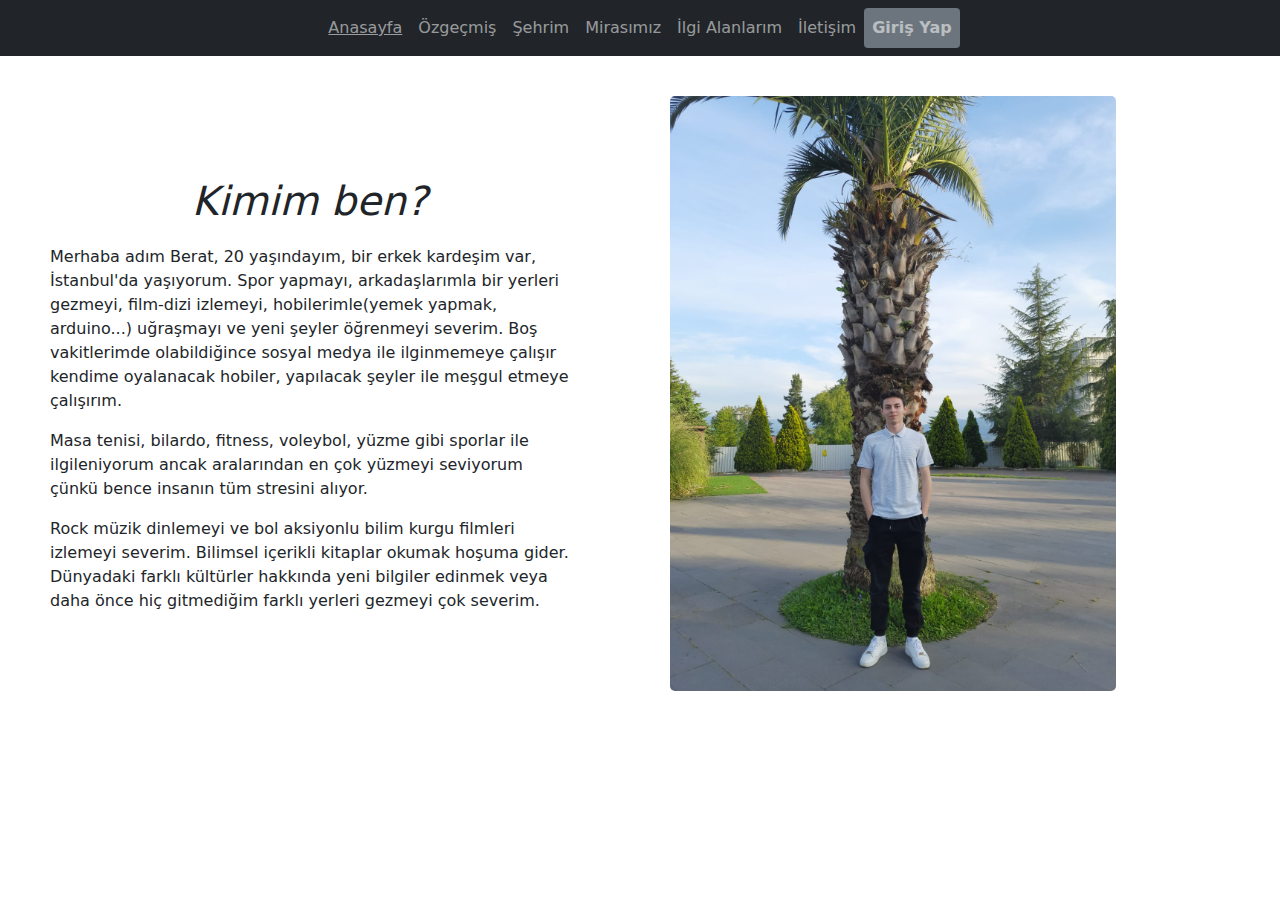
<file: index.html>
<!DOCTYPE html>
<html lang="tr">

<head> 
    <meta charset="UTF-8">
    <meta name="viewport" content="width=device-width, initial-scale=1.0">
    <title>Anasayfa</title>
    
    <link href="https://cdn.jsdelivr.net/npm/bootstrap@5.3.3/dist/css/bootstrap.min.css" rel="stylesheet"
        integrity="sha384-QWTKZyjpPEjISv5WaRU9OFeRpok6YctnYmDr5pNlyT2bRjXh0JMhjY6hW+ALEwIH" crossorigin="anonymous">
    <script src="https://cdn.jsdelivr.net/npm/bootstrap@5.3.3/dist/js/bootstrap.bundle.min.js"
        integrity="sha384-YvpcrYf0tY3lHB60NNkmXc5s9fDVZLESaAA55NDzOxhy9GkcIdslK1eN7N6jIeHz"
        crossorigin="anonymous"></script>
    <link rel="stylesheet" href="resources/css/index.css"> 
</head>

<body>
    <nav class="navbar navbar-expand-sm sticky-top bg-dark navbar-dark">
        <div class="container-fluid">
            <button class="navbar-toggler" type="button" data-bs-toggle="collapse" data-bs-target="#collapsibleNavbar">
                <span class="navbar-toggler-icon"></span>
            </button>

            <div class="collapse navbar-collapse justify-content-center" id="collapsibleNavbar">
                <ul class="navbar-nav">
                    <li class="nav-item">
                        <a class="nav-link" href="index.html" style="text-decoration: underline;">Anasayfa</a>
                    </li>
                    <li class="nav-item">
                        <a class="nav-link" href="ozgecmis.html">Özgeçmiş</a>
                    </li>
                    <li class="nav-item">
                        <a class="nav-link" href="sehrim.html">Şehrim</a>
                    </li>
                    <li class="nav-item">
                        <a class="nav-link" href="mirasimiz.html">Mirasımız</a>
                    </li>
                    <li class="nav-item">
                        <a class="nav-link" href="ilgi_alanlarim.html">İlgi Alanlarım</a>
                    </li>
                    <li class="nav-item">
                        <a class="nav-link" href="iletisim.html">İletişim</a>
                    </li>
                    <!-- !!!!! -->
                    <li class="nav-item bg-secondary" id="login" style="font-weight: bolder; border-radius: 4px;">
                        <a class="nav-link" href="login.html">Giriş Yap</a>
                    </li>
                    <!-- !!!!! -->
                </ul>
            </div>
        </div>
    </nav>

    <div id="content">
        <main>
            <h1>Kimim ben?</h1>
            <p>Merhaba adım Berat, 20 yaşındayım, bir erkek kardeşim var, İstanbul'da yaşıyorum. Spor yapmayı, arkadaşlarımla bir yerleri gezmeyi, film-dizi izlemeyi, hobilerimle(yemek yapmak, arduino...) uğraşmayı ve yeni şeyler öğrenmeyi severim. Boş vakitlerimde olabildiğince sosyal medya ile ilginmemeye çalışır kendime oyalanacak hobiler, yapılacak şeyler ile meşgul etmeye çalışırım.</p>
            <p>Masa tenisi, bilardo, fitness, voleybol, yüzme gibi sporlar ile ilgileniyorum ancak aralarından en çok yüzmeyi seviyorum çünkü bence insanın tüm stresini alıyor.</p>
            <p>Rock müzik dinlemeyi ve bol aksiyonlu bilim kurgu filmleri izlemeyi severim. Bilimsel içerikli kitaplar okumak hoşuma gider. Dünyadaki farklı kültürler hakkında yeni bilgiler edinmek veya daha önce hiç gitmediğim farklı yerleri gezmeyi çok severim.</p>
        </main>

        <aside>
            <img src="resources/images/Ben.jpeg" id="image" alt="Kendi resmim" style="border-radius: 5px;">
        </aside>
    </div>
</body>

</html>
</file>
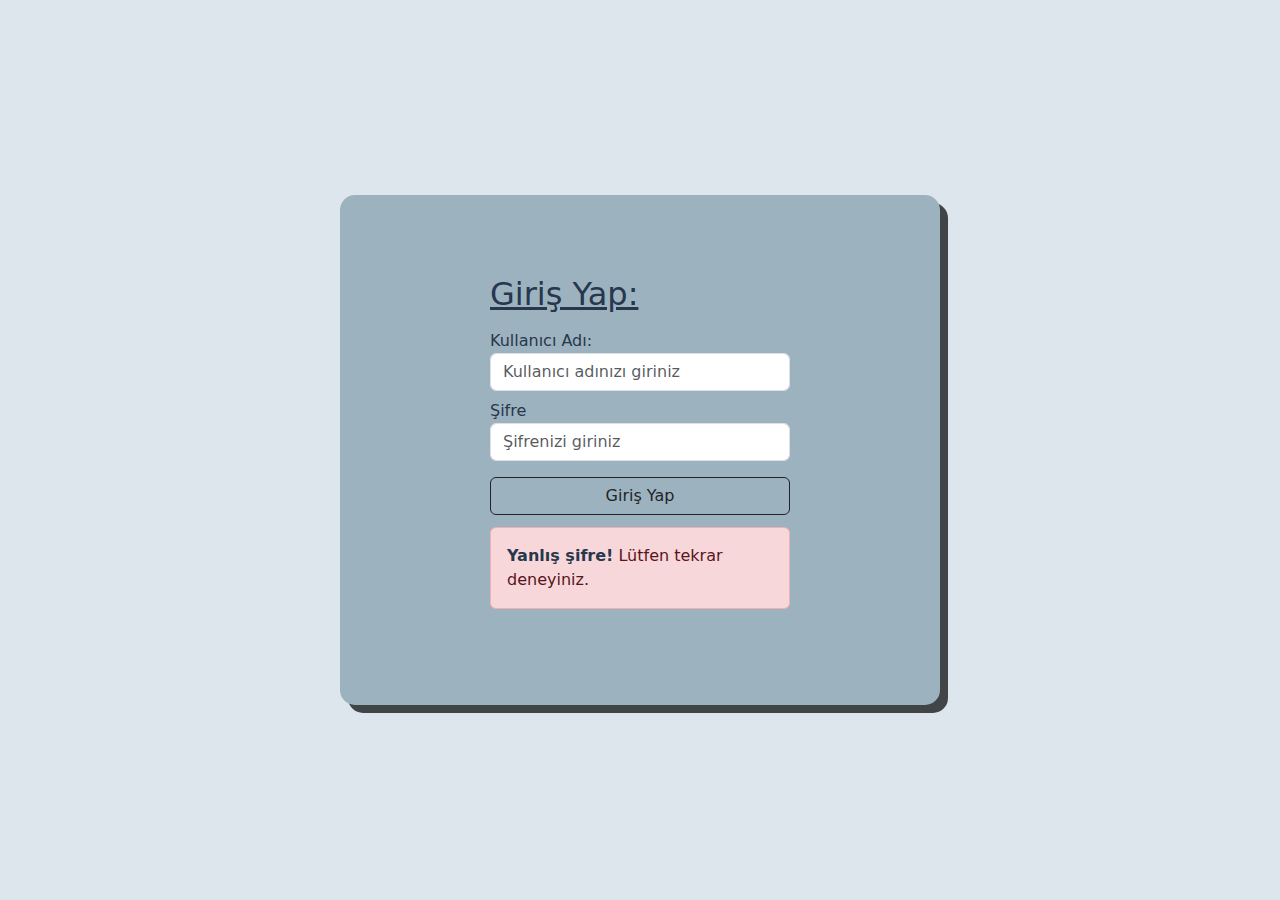
<file: fail-login.html>
<!DOCTYPE html>
<html lang="en">

<head> 
    <meta charset="UTF-8">
    <meta name="viewport" content="width=device-width, initial-scale=1.0">
    <title>Giriş Yap</title>

    <link href="https://cdn.jsdelivr.net/npm/bootstrap@5.3.3/dist/css/bootstrap.min.css" rel="stylesheet"
        integrity="sha384-QWTKZyjpPEjISv5WaRU9OFeRpok6YctnYmDr5pNlyT2bRjXh0JMhjY6hW+ALEwIH" crossorigin="anonymous">
    <script src="https://cdn.jsdelivr.net/npm/bootstrap@5.3.3/dist/js/bootstrap.bundle.min.js"
        integrity="sha384-YvpcrYf0tY3lHB60NNkmXc5s9fDVZLESaAA55NDzOxhy9GkcIdslK1eN7N6jIeHz"
        crossorigin="anonymous"></script>
    <link rel="stylesheet" href="resources/css/login.css"> 
    <!-- En otorite sahibi olmasını istediğin stylesheet'i en sona yaz !!!!! Şu an CSS'in sözü geçecek -->
</head>

<body>
    <div class="container" id="login">
        <h2 style="text-decoration: underline;">Giriş Yap:</h2>
        <form action="form-control.php" method="post">
            <div class="mb-2 mt-3">
                <label for="name">Kullanıcı Adı:</label>
                <input type="text" class="form-control" id="name" name="name" placeholder="Kullanıcı adınızı giriniz" required>
            </div>
            <div class="mb-2">
                <label for="pswd">Şifre</label>
                <input type="password" class="form-control" id="pswd" name="pswd" placeholder="Şifrenizi giriniz" required>
            </div>
            <div class="d-grid">
                <button type="submit" class="btn btn-outline-dark mt-2   btn-block">Giriş Yap</button>
            </div>
            <div class="alert alert-danger" style="margin-top: 12px;">
                <strong>Yanlış şifre!</strong> Lütfen tekrar deneyiniz.
            </div>
        </form>
    </div>
    
</body>
</html>
</file>
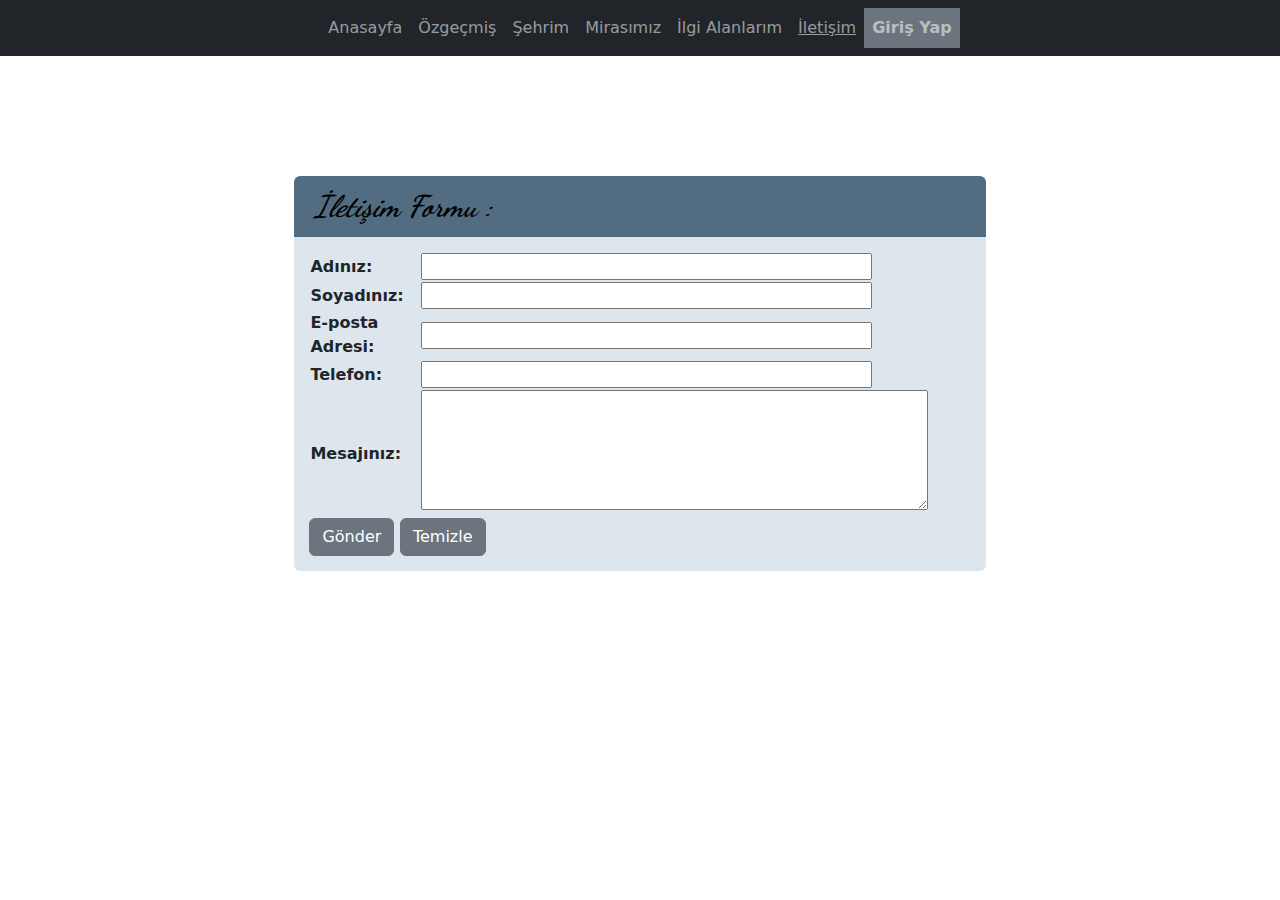
<file: iletisim.html>
<!DOCTYPE html>
<html lang="en">
<head>
    <meta charset="UTF-8">
    <meta name="viewport" content="width=device-width, initial-scale=1.0">
    <title>İletişim</title>

    <link href="https://cdn.jsdelivr.net/npm/bootstrap@5.3.3/dist/css/bootstrap.min.css" rel="stylesheet"
        integrity="sha384-QWTKZyjpPEjISv5WaRU9OFeRpok6YctnYmDr5pNlyT2bRjXh0JMhjY6hW+ALEwIH" crossorigin="anonymous">
    <script src="https://cdn.jsdelivr.net/npm/bootstrap@5.3.3/dist/js/bootstrap.bundle.min.js"
        integrity="sha384-YvpcrYf0tY3lHB60NNkmXc5s9fDVZLESaAA55NDzOxhy9GkcIdslK1eN7N6jIeHz"
        crossorigin="anonymous"></script>
    <link rel="stylesheet" href="resources/css/iletisim.css"> 

    <link rel="preconnect" href="https://fonts.googleapis.com">
    <link rel="preconnect" href="https://fonts.gstatic.com" crossorigin>
    <link href="https://fonts.googleapis.com/css2?family=Dancing+Script:wght@400..700&display=swap" rel="stylesheet">
</head>
<body>
    <nav class="navbar navbar-expand-sm sticky-top bg-dark navbar-dark">
        <div class="container-fluid">
            <button class="navbar-toggler" type="button" data-bs-toggle="collapse" data-bs-target="#collapsibleNavbar">
                <span class="navbar-toggler-icon"></span>
            </button>

            <div class="collapse navbar-collapse justify-content-center" id="collapsibleNavbar">
                <ul class="navbar-nav">
                    <li class="nav-item">
                        <a class="nav-link" href="index.html">Anasayfa</a>
                    </li>
                    <li class="nav-item">
                        <a class="nav-link" href="ozgecmis.html">Özgeçmiş</a>
                    </li>
                    <li class="nav-item">
                        <a class="nav-link" href="sehrim.html">Şehrim</a>
                    </li>
                    <li class="nav-item">
                        <a class="nav-link" href="mirasimiz.html">Mirasımız</a>
                    </li>
                    <li class="nav-item">
                        <a class="nav-link" href="ilgi_alanlarim.html">İlgi Alanlarım</a>
                    </li>
                    <li class="nav-item">
                        <a class="nav-link" href="iletisim.html" style="text-decoration: underline;">İletişim</a>
                    </li>
                    <!-- !!!!! -->
                    <li class="nav-item bg-secondary" id="login" style="font-weight: bolder;">
                        <a class="nav-link" href="login.html">Giriş Yap</a>
                    </li>
                    <!-- !!!!! -->
                </ul>
            </div>
        </div>
    </nav>


    <main>
        <div id="content" class="dancing-script"> İletişim Formu :</div>

        <div id="form">
            <form action="#" id="form1">
                <table>
                    <tr>
                        <td>
                            <label for="name">Adınız:</label>
                        </td>
                        <td>
                            <input type="text" id="name" name="name" required>
                        </td>
                    </tr>
                    <tr>
                        <td>
                            <label for="surname">Soyadınız:</label>
                        </td>
                        <td>
                            <input type="text" id="surname" name="surname" required>
                        </td>
                    </tr>
                    <tr>
                        <td>
                            <label for="email">E-posta Adresi:</label>
                        </td>
                        <td>
                            <input type="email" id="email" name="email" required>
                        </td>
                    </tr>
                    <tr>
                        <td>
                            <label for="tel">Telefon:</label>
                        </td>
                        <td>
                            <input type="tel" id="tel" name="tel" required>
                        </td>
                    </tr>
                    <tr>
                        <td>
                            <label for="msg">Mesajınız:</label>
                        </td>
                        <td>
                            <textarea id="msg" name="msg" autocomplete="off" style="width: 90%; height: 120px;" required></textarea>
                        </td>
                    </tr>
                </table>
                <input type="button" value="Gönder" class="btn btn-secondary">
                <input type="reset" value="Temizle" class="btn btn-secondary">
            </form>
        </div>
    </main>
    
    
</body>
</html>
</file>
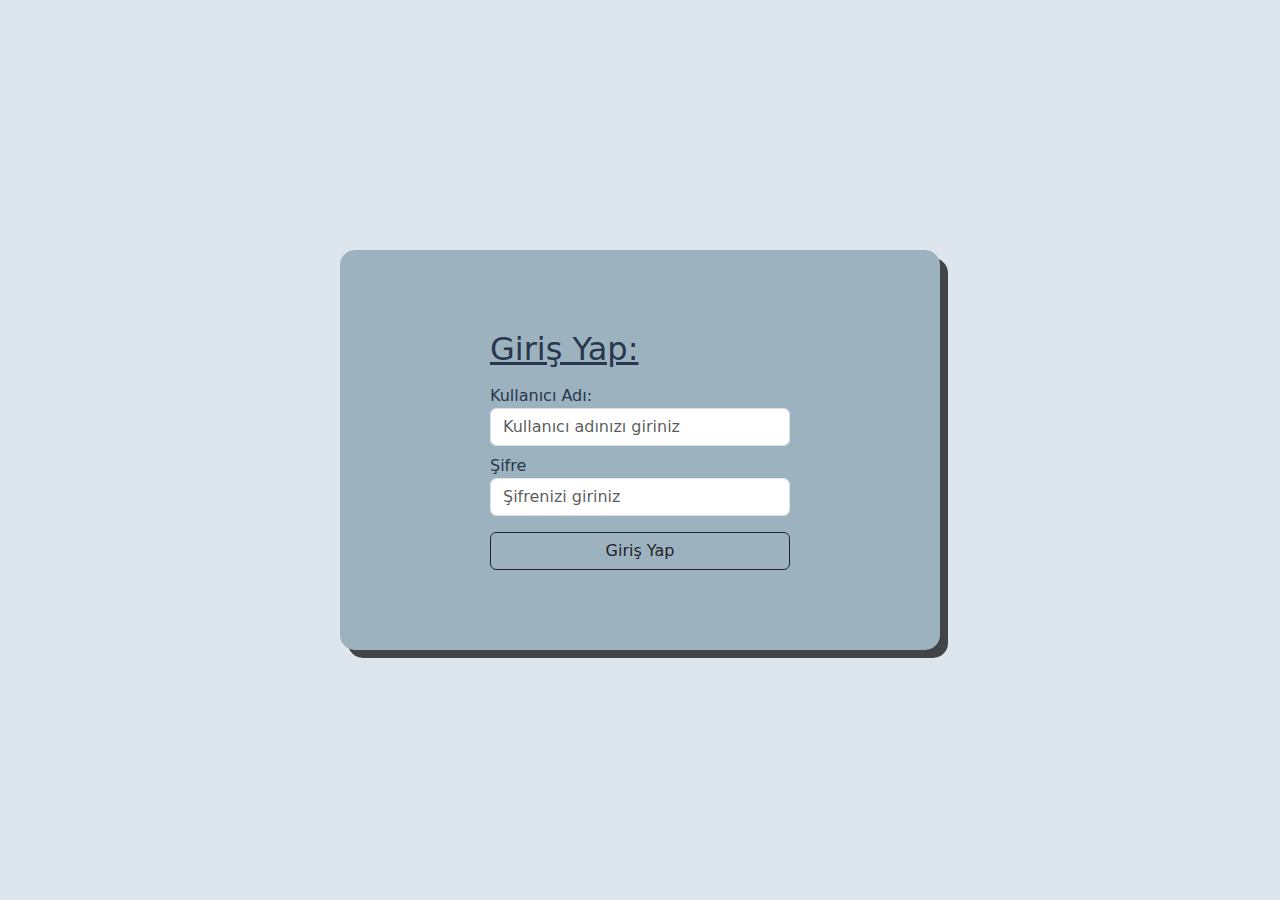
<file: login.html>
<!DOCTYPE html>
<html lang="en">

<head> 
    <meta charset="UTF-8">
    <meta name="viewport" content="width=device-width, initial-scale=1.0">
    <title>Giriş Yap</title>

    <link href="https://cdn.jsdelivr.net/npm/bootstrap@5.3.3/dist/css/bootstrap.min.css" rel="stylesheet"
        integrity="sha384-QWTKZyjpPEjISv5WaRU9OFeRpok6YctnYmDr5pNlyT2bRjXh0JMhjY6hW+ALEwIH" crossorigin="anonymous">
    <script src="https://cdn.jsdelivr.net/npm/bootstrap@5.3.3/dist/js/bootstrap.bundle.min.js"
        integrity="sha384-YvpcrYf0tY3lHB60NNkmXc5s9fDVZLESaAA55NDzOxhy9GkcIdslK1eN7N6jIeHz"
        crossorigin="anonymous"></script>
    <link rel="stylesheet" href="resources/css/login.css"> 
    <!-- En otorite sahibi olmasını istediğin stylesheet'i en sona yaz !!!!! Şu an CSS'in sözü geçecek -->
</head>

<body>
    <div class="container" id="login">
        <h2 style="text-decoration: underline;">Giriş Yap:</h2>
        <form action="form-control.php" method="post">
            <div class="mb-2 mt-3">
                <label for="name">Kullanıcı Adı:</label>
                <input type="text" class="form-control" id="name" name="name" placeholder="Kullanıcı adınızı giriniz" required>
            </div>
            <div class="mb-2">
                <label for="pswd">Şifre</label>
                <input type="password" class="form-control" id="pswd" name="pswd" placeholder="Şifrenizi giriniz" required>
            </div>
            <div class="d-grid">
                <button type="submit" class="btn btn-outline-dark mt-2   btn-block">Giriş Yap</button>
            </div>
        </form>
    </div>
    
</body>
</html>
</file>
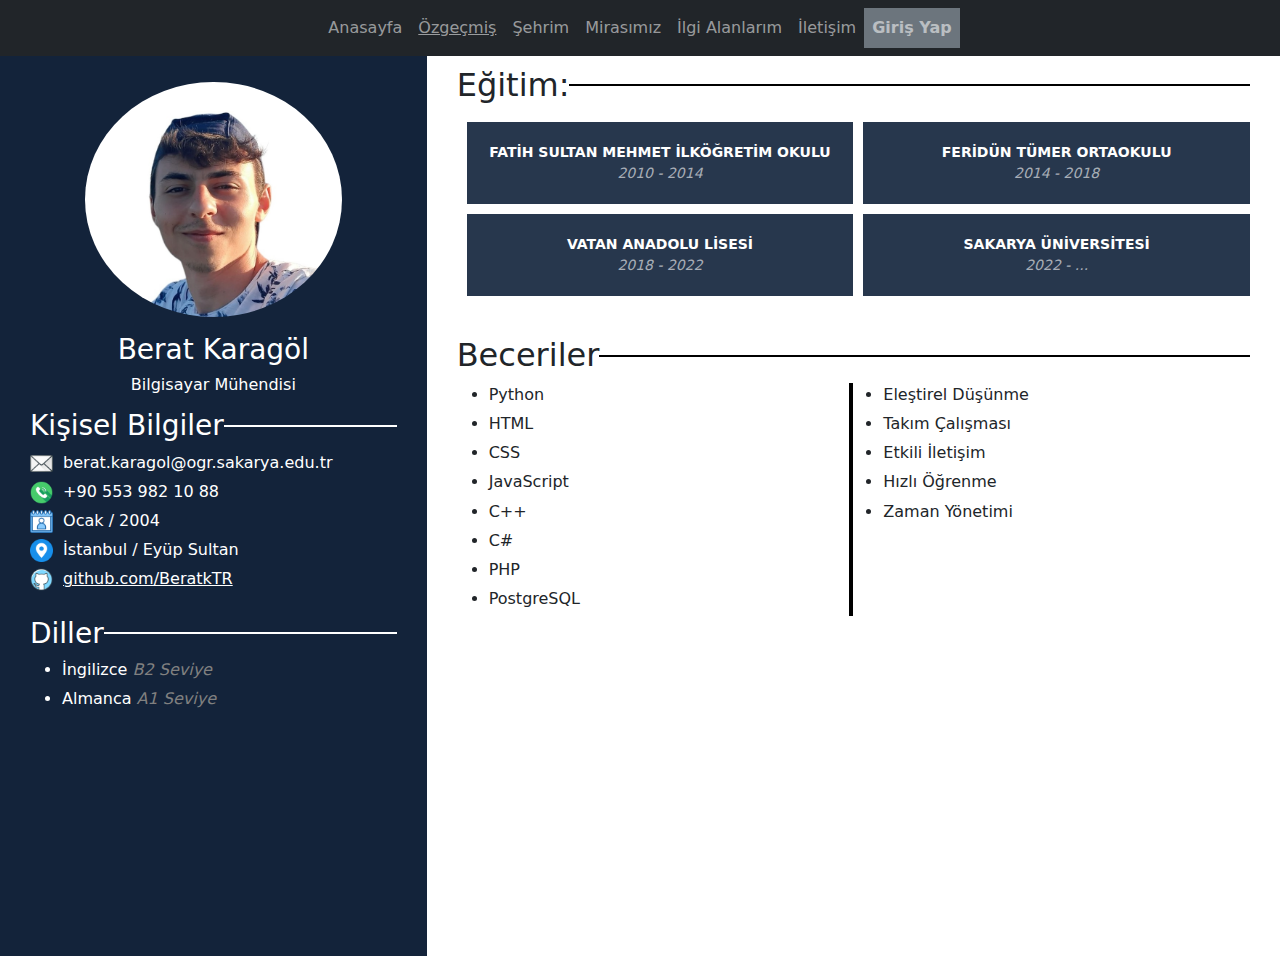
<file: ozgecmis.html>
<!DOCTYPE html>
<html lang="tr">
<head>
    <meta charset="UTF-8">
    <meta name="viewport" content="width=device-width, initial-scale=1.0">
    <title>Özgeçmişim</title>
    
    <link href="https://cdn.jsdelivr.net/npm/bootstrap@5.3.3/dist/css/bootstrap.min.css" rel="stylesheet"
        integrity="sha384-QWTKZyjpPEjISv5WaRU9OFeRpok6YctnYmDr5pNlyT2bRjXh0JMhjY6hW+ALEwIH" crossorigin="anonymous">
    <script src="https://cdn.jsdelivr.net/npm/bootstrap@5.3.3/dist/js/bootstrap.bundle.min.js"
        integrity="sha384-YvpcrYf0tY3lHB60NNkmXc5s9fDVZLESaAA55NDzOxhy9GkcIdslK1eN7N6jIeHz"
        crossorigin="anonymous"></script>
    <link rel="stylesheet" href="resources/css/ozgecmis.css"> 
</head>
<body>
    <nav class="navbar navbar-expand-sm sticky-top bg-dark navbar-dark">
        <div class="container-fluid">
            <button class="navbar-toggler" type="button" data-bs-toggle="collapse" data-bs-target="#collapsibleNavbar">
                <span class="navbar-toggler-icon"></span>
            </button>

            <div class="collapse navbar-collapse justify-content-center" id="collapsibleNavbar">
                <ul class="navbar-nav">
                    <li class="nav-item">
                        <a class="nav-link" href="index.html">Anasayfa</a>
                    </li>
                    <li class="nav-item">
                        <a class="nav-link" href="ozgecmis.html" style="text-decoration: underline;">Özgeçmiş</a>
                    </li>
                    <li class="nav-item">
                        <a class="nav-link" href="sehrim.html">Şehrim</a>
                    </li>
                    <li class="nav-item">
                        <a class="nav-link" href="mirasimiz.html">Mirasımız</a>
                    </li>
                    <li class="nav-item">
                        <a class="nav-link" href="ilgi_alanlarim.html">İlgi Alanlarım</a>
                    </li>
                    <li class="nav-item">
                        <a class="nav-link" href="iletisim.html">İletişim</a>
                    </li>
                    <li class="nav-item bg-secondary" id="login" style="font-weight: bolder;">
                        <a class="nav-link" href="login.html">Giriş Yap</a>
                    </li>
                </ul>
            </div>
        </div>
    </nav>

    
    <div class="container-fluid">
        <div class="row">

            <aside class="col-4" id="sum" style="padding: 10px 30px;">

                <img src="resources/images/photo_2022-08-05 14.14-Photoroom.jpg" alt="Kendi resmim" class="rounded-circle mx-auto d-block mt-3 mb-3" width="70%">
                <div id="name">
                    <h3 style="text-align: center;">Berat Karagöl</h3>
                    <h6 style="text-align: center;">Bilgisayar Mühendisi</h6>
                </div>

                <div id="personal_info" style="margin-top: 15px;">
                    <h3 class="line_white">Kişisel Bilgiler</h3>

                    <img src="resources/images/envelope.png" alt="email_logo" width="23px">
                    <h6 style="display: inline-block;">berat.karagol@ogr.sakarya.edu.tr</h6>
                    <br>
                    <img src="resources/images/phone-call.png" alt="phone_logo" width="23px">
                    <h6 style="display: inline-block;">+90 553 982 10 88</h6>
                    <br>
                    <img src="resources/images/date-of-birth.png" alt="birthday_logo" width="23px">
                    <h6 style="display: inline-block;">Ocak / 2004</h6>
                    <br>
                    <img src="resources/images/circle.png" alt="Location_logo" width="23px">
                    <h6 style="display: inline-block;">İstanbul / Eyüp Sultan</h6>
                    <br>
                    <img src="resources/images/logo.png" alt="github_logo" width="23px">
                    <h6 style="display: inline-block;"><a href="https://github.com/BeratkTR" target="_blank" id="github_link">github.com/BeratkTR</a></h6>
                </div>

                <div id="langs" style="margin-top: 20px;">
                    <h3 class="line_white">Diller</h3>
                    <ul>
                        <li><h6>İngilizce <span style="color: gray; font-style: italic;">B2 Seviye</span></h6></li>
                        <li><h6>Almanca <span style="color: gray; font-style: italic;">A1 Seviye</span></h6></li>
                    </ul>
                </div>

            </aside>

            <main class="col-8" id="content" style="padding: 10px 30px">

                <div id="education">
                    <h2 class="line_black">Eğitim:</h2>
                    <div id="grid_container">
                        <div><b>FATİH SULTAN MEHMET İLKÖĞRETİM OKULU</b> <br> <i style="color: rgba(255,255,255,0.6);">2010 - 2014</i></div>
                        <div><b>FERİDÜN TÜMER ORTAOKULU</b> <br> <i style="color: rgba(255,255,255,0.6);">2014 - 2018</i></div>
                        <div><b>VATAN ANADOLU LİSESİ</b> <br> <i style="color: rgba(255,255,255,0.6);">2018 - 2022</i> </div>
                        <div><b>SAKARYA ÜNİVERSİTESİ</b> <br> <i style="color: rgba(255,255,255,0.6);">2022 - ...</i> </div>
                    </div>
                </div>

                <div id="skills" style="margin-top: 30px;">
                    <h2 class="line_black">Beceriler</h2>
                    <ul style="float: left; width: 50%; border-right: 4px solid black;">
                        <li><h6>Python</h6></li>
                        <li><h6>HTML</h6></li>
                        <li><h6>CSS</h6></li>
                        <li><h6>JavaScript</h6></li>
                        <li><h6>C++</h6></li>
                        <li><h6>C#</h6></li>
                        <li><h6>PHP</h6></li>
                        <li><h6>PostgreSQL</h6></li>
                    </ul>
                    <ul style="position: relative; left: 30px;">
                        <li><h6>Eleştirel Düşünme</h6></li>
                        <li><h6>Takım Çalışması</h6></li>
                        <li><h6>Etkili İletişim</h6></li>
                        <li><h6>Hızlı Öğrenme</h6></li>
                        <li><h6>Zaman Yönetimi</h6></li>
                    </ul>
                </div> 

            </main>
        </div>
    </div>

</body>
</html>
</file>
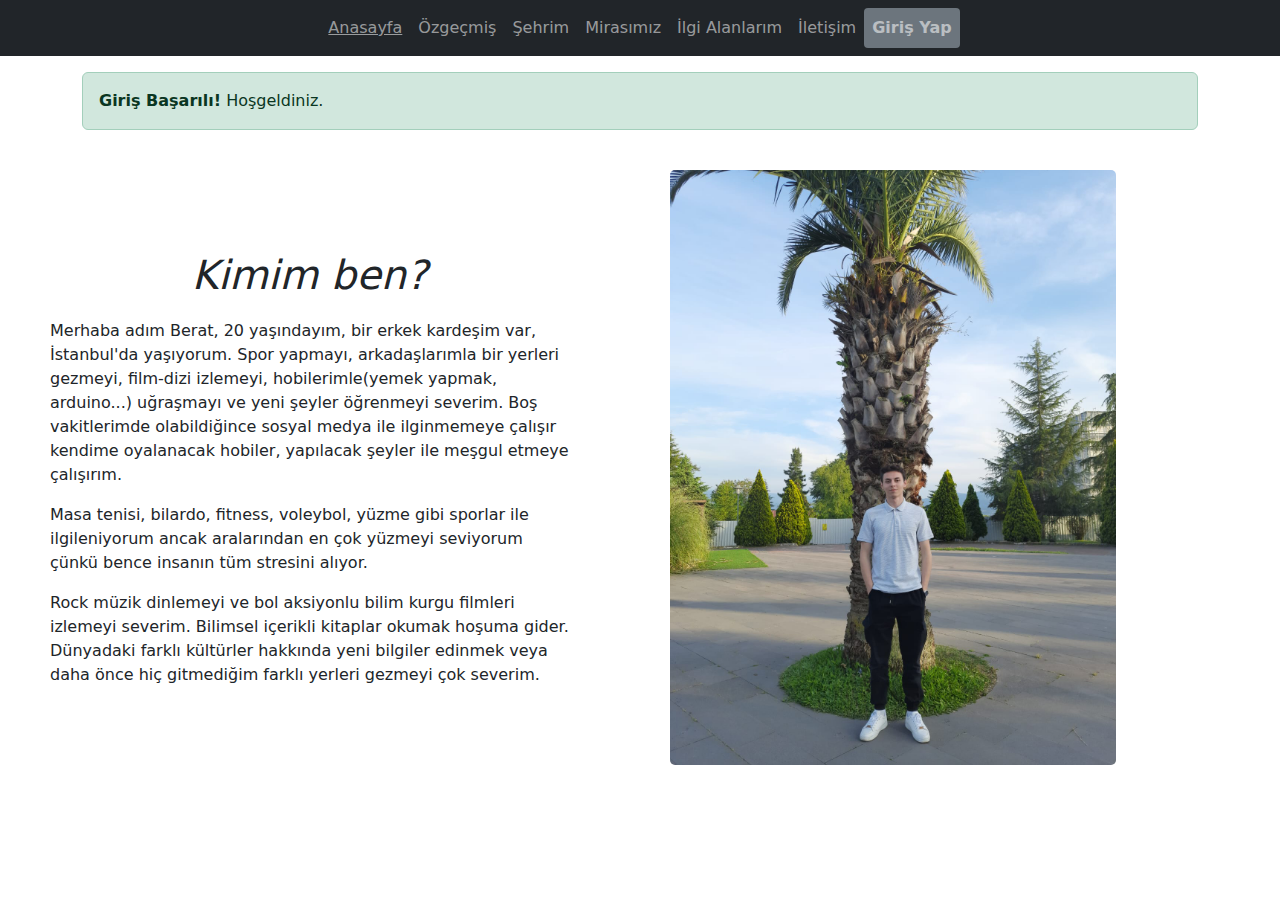
<file: success-index.html>
<!DOCTYPE html>
<html lang="tr">

<head> 
    <meta charset="UTF-8">
    <meta name="viewport" content="width=device-width, initial-scale=1.0">
    <title>Anasayfa</title>
    
    <link href="https://cdn.jsdelivr.net/npm/bootstrap@5.3.3/dist/css/bootstrap.min.css" rel="stylesheet"
        integrity="sha384-QWTKZyjpPEjISv5WaRU9OFeRpok6YctnYmDr5pNlyT2bRjXh0JMhjY6hW+ALEwIH" crossorigin="anonymous">
    <script src="https://cdn.jsdelivr.net/npm/bootstrap@5.3.3/dist/js/bootstrap.bundle.min.js"
        integrity="sha384-YvpcrYf0tY3lHB60NNkmXc5s9fDVZLESaAA55NDzOxhy9GkcIdslK1eN7N6jIeHz"
        crossorigin="anonymous"></script>
    <link rel="stylesheet" href="resources/css/index.css"> 
    <!-- ismi değişince burdaki deneme.css'i değiştirmeyi unutma !!!! -->
</head>

<body>
    <nav class="navbar navbar-expand-sm sticky-top bg-dark navbar-dark">
        <div class="container-fluid">
            <button class="navbar-toggler" type="button" data-bs-toggle="collapse" data-bs-target="#collapsibleNavbar">
                <span class="navbar-toggler-icon"></span>
            </button>

            <div class="collapse navbar-collapse justify-content-center" id="collapsibleNavbar">
                <ul class="navbar-nav">
                    <li class="nav-item">
                        <a class="nav-link" href="index.html" style="text-decoration: underline;">Anasayfa</a>
                    </li>
                    <li class="nav-item">
                        <a class="nav-link" href="ozgecmis.html">Özgeçmiş</a>
                    </li>
                    <li class="nav-item">
                        <a class="nav-link" href="sehrim.html">Şehrim</a>
                    </li>
                    <li class="nav-item">
                        <a class="nav-link" href="mirasimiz.html">Mirasımız</a>
                    </li>
                    <li class="nav-item">
                        <a class="nav-link" href="ilgi_alanlarim.html">İlgi Alanlarım</a>
                    </li>
                    <li class="nav-item">
                        <a class="nav-link" href="iletisim.html">İletişim</a>
                    </li>
                    <!-- !!!!! -->
                    <li class="nav-item bg-secondary" id="login" style="font-weight: bolder; border-radius: 4px;">
                        <a class="nav-link" href="login.html">Giriş Yap</a>
                    </li>
                    <!-- !!!!! -->
                </ul>
            </div>
        </div>
    </nav>

    <div class="container mt-3">
        <div class="alert alert-success">
            <strong>Giriş Başarılı!</strong> Hoşgeldiniz.
        </div>
    </div>

    <div id="content">
        <main>
            <h1>Kimim ben?</h1>
            <p>Merhaba adım Berat, 20 yaşındayım, bir erkek kardeşim var, İstanbul'da yaşıyorum. Spor yapmayı, arkadaşlarımla bir yerleri gezmeyi, film-dizi izlemeyi, hobilerimle(yemek yapmak, arduino...) uğraşmayı ve yeni şeyler öğrenmeyi severim. Boş vakitlerimde olabildiğince sosyal medya ile ilginmemeye çalışır kendime oyalanacak hobiler, yapılacak şeyler ile meşgul etmeye çalışırım.</p>
            <p>Masa tenisi, bilardo, fitness, voleybol, yüzme gibi sporlar ile ilgileniyorum ancak aralarından en çok yüzmeyi seviyorum çünkü bence insanın tüm stresini alıyor.</p>
            <p>Rock müzik dinlemeyi ve bol aksiyonlu bilim kurgu filmleri izlemeyi severim. Bilimsel içerikli kitaplar okumak hoşuma gider. Dünyadaki farklı kültürler hakkında yeni bilgiler edinmek veya daha önce hiç gitmediğim farklı yerleri gezmeyi çok severim.</p>
            
        </main>

        <aside>
            <img src="resources/images/Ben.jpeg" id="image" alt="Kendi resmim" style="border-radius: 5px;">
        </aside>
    </div>
</body>

</html>
</file>
<file: resources/css/index.css>
#content{    
    margin: 40px 50px;
}   

main {
    display: inline-block;
    vertical-align: middle;
    width: 44%;
}
main h1{
    text-align: center;
    font-style: oblique;
    margin: 20px 0;
}

aside{
    display: inline-block;
    vertical-align: middle;
    width: 54%;
}
#image{
    width: 70%;
    display: block;
    margin: auto;
}
</file>
<file: resources/css/login.css>
body {
    margin        : 0;
    padding       : 0;
    display       : grid;
    place-content : center;
    min-height    : 100vh;
    background-color: #DDE6ED;


 }
 #login {
    padding: 80px 150px;
    background-color: #9DB2BF;
    border-radius: 15px;
    width: 600px;  /* Responsive değil ?? */


   box-shadow: 8px 8px rgba(0, 0, 0, 0.7);
 }
 * {
    color: #27374D;
 }
</file>
<file: resources/css/iletisim.css>
main{
    width: 54%;
    height: 400px;
    margin: 120px auto;

}


#content{
    background-color: #526D82;
    color: black;

    font-weight: bolder;
    font-style: oblique;
    padding: 8px 20px;
    font-size: 30px;
    border-radius: 6px 6px 0 0 ;
}
.dancing-script {
    font-family: "Dancing Script", cursive;
    font-optical-sizing: auto;
    font-weight: 700;
    font-style: normal;
  }


#form{
    background-color: #DDE6ED;
    font-weight: bold;
    padding: 15px;
    border-radius: 0 0 6px 6px;
}
tr input, textarea {
    margin-left: 15px;
    font-size: 14px;
    /* width: 220px; */
    width: 80%;
}
td:nth-child(2){
    width: 100%;
}
</file>
<file: resources/css/ozgecmis.css>
html, body {
    height: 100vh;
}

#sum {
    height: 100 vh;
    background-color: #13233a;
    color: white;
}

#content {
    height: 100vh;
    background-color: white;
}



.line_white { 
    display: flex; 
    flex-direction: row; 
} 
.line_white:after { 
    content: ""; 
    flex: 1 1; 
    border-bottom: 2px solid white; 
    margin: auto; 
} 

.line_black { 
    display: flex; 
    flex-direction: row; 
} 
.line_black:after { 
    content: ""; 
    flex: 1 1; 
    border-bottom: 2px solid black; 
    margin: auto; 
} 


#personal_info h6 {
    margin-left: 5px;
}


#github_link {
    text-decoration-color: white;
    text-decoration-thickness:  0.7px;
    color: white; 
} #github_link:hover {
    opacity: 50%;
}


#grid_container {
    display: grid;
    width: 100%;
    align-content: center;
    grid-template-columns: 50% 50%;
    gap: 10px;

    padding: 10px;
  }
#grid_container > div {  
    background-color: #27374D;
    color: white;
    
    text-align: center;
    padding: 20px 10px;
    font-size: 14px;
  }
</file>
